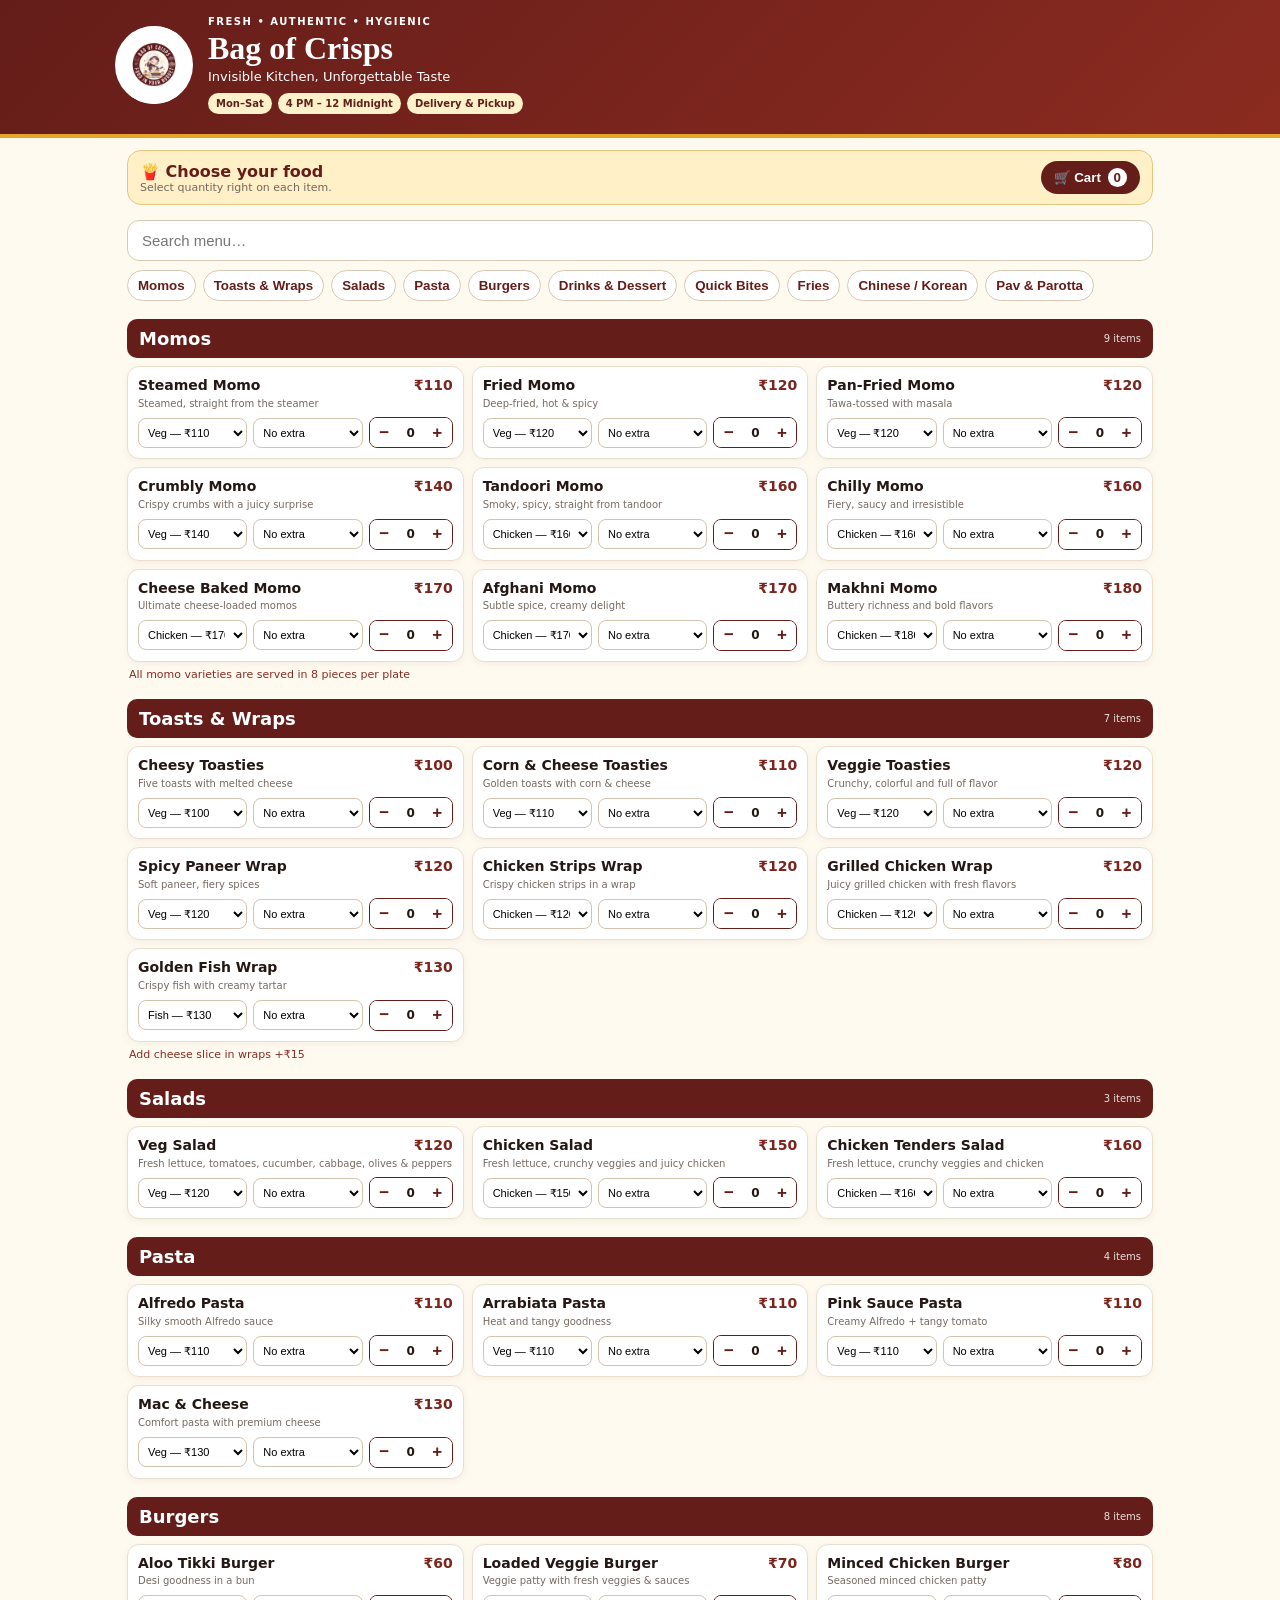
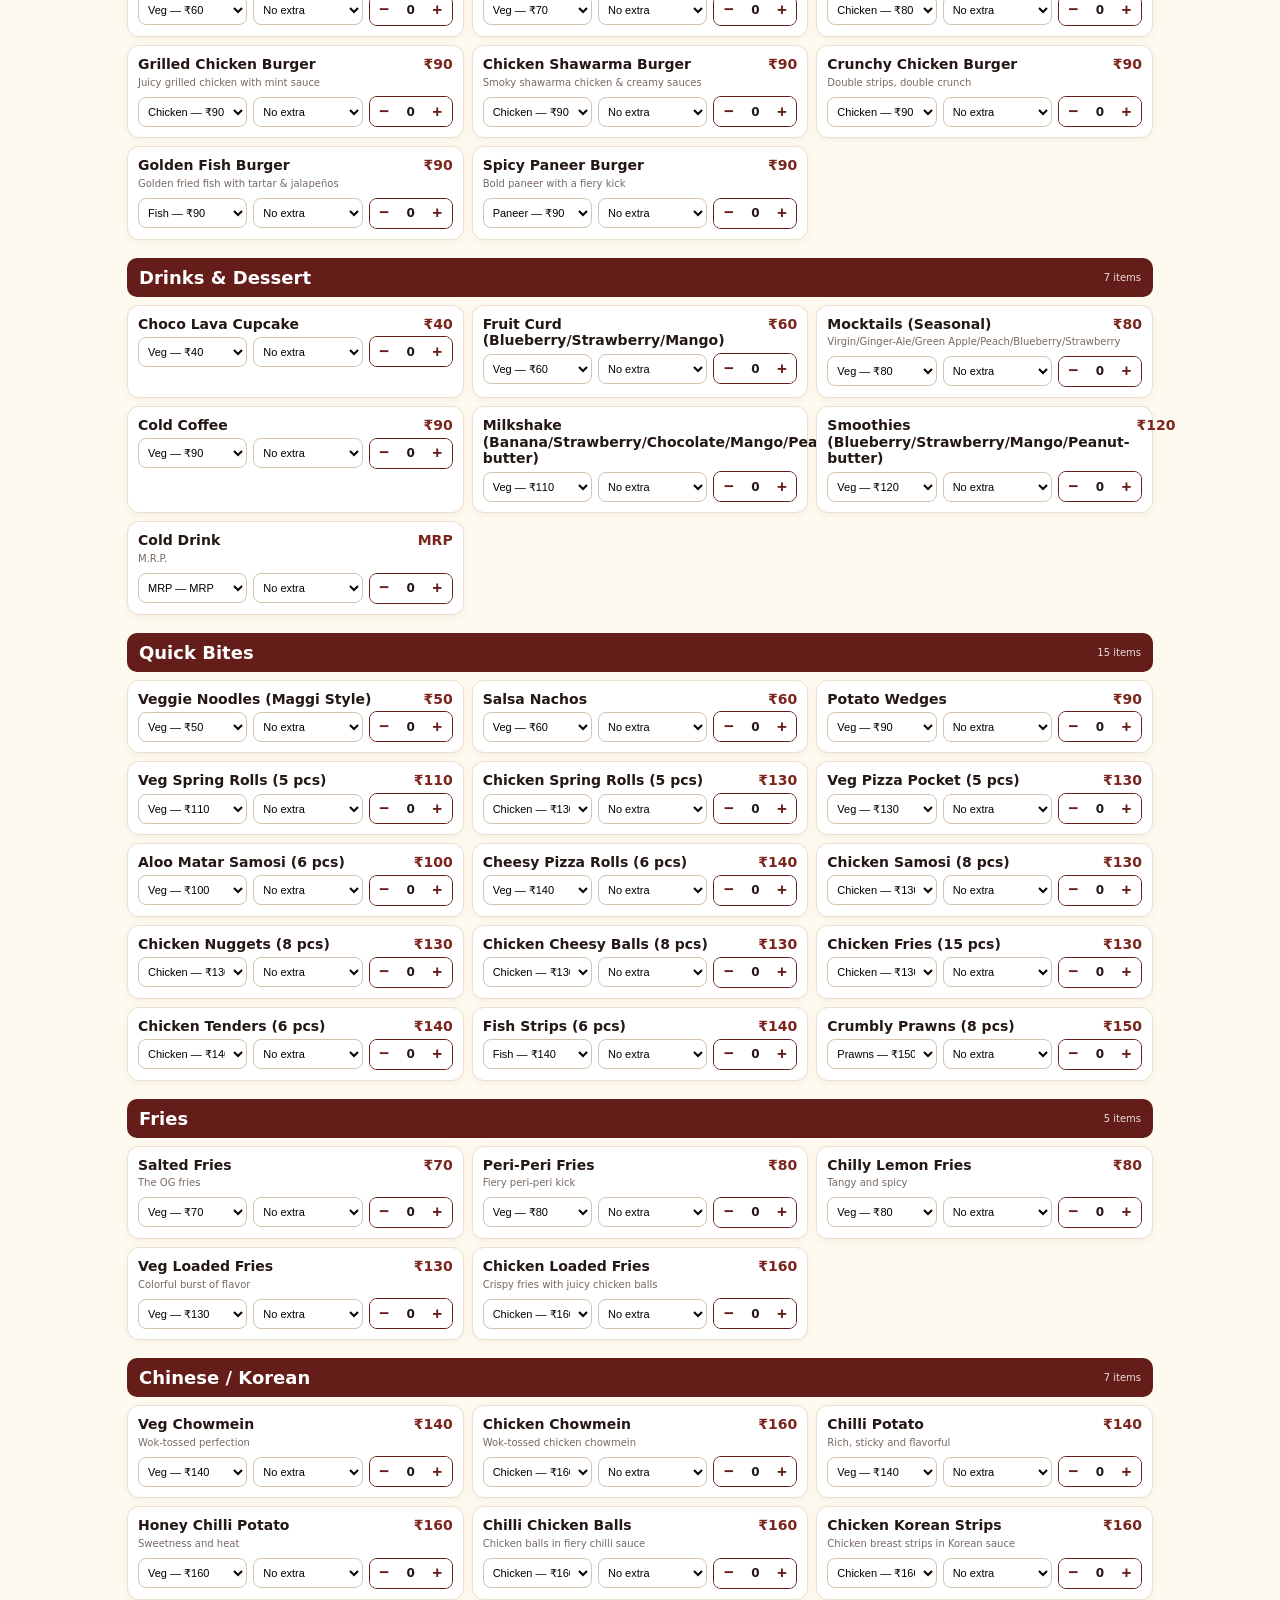
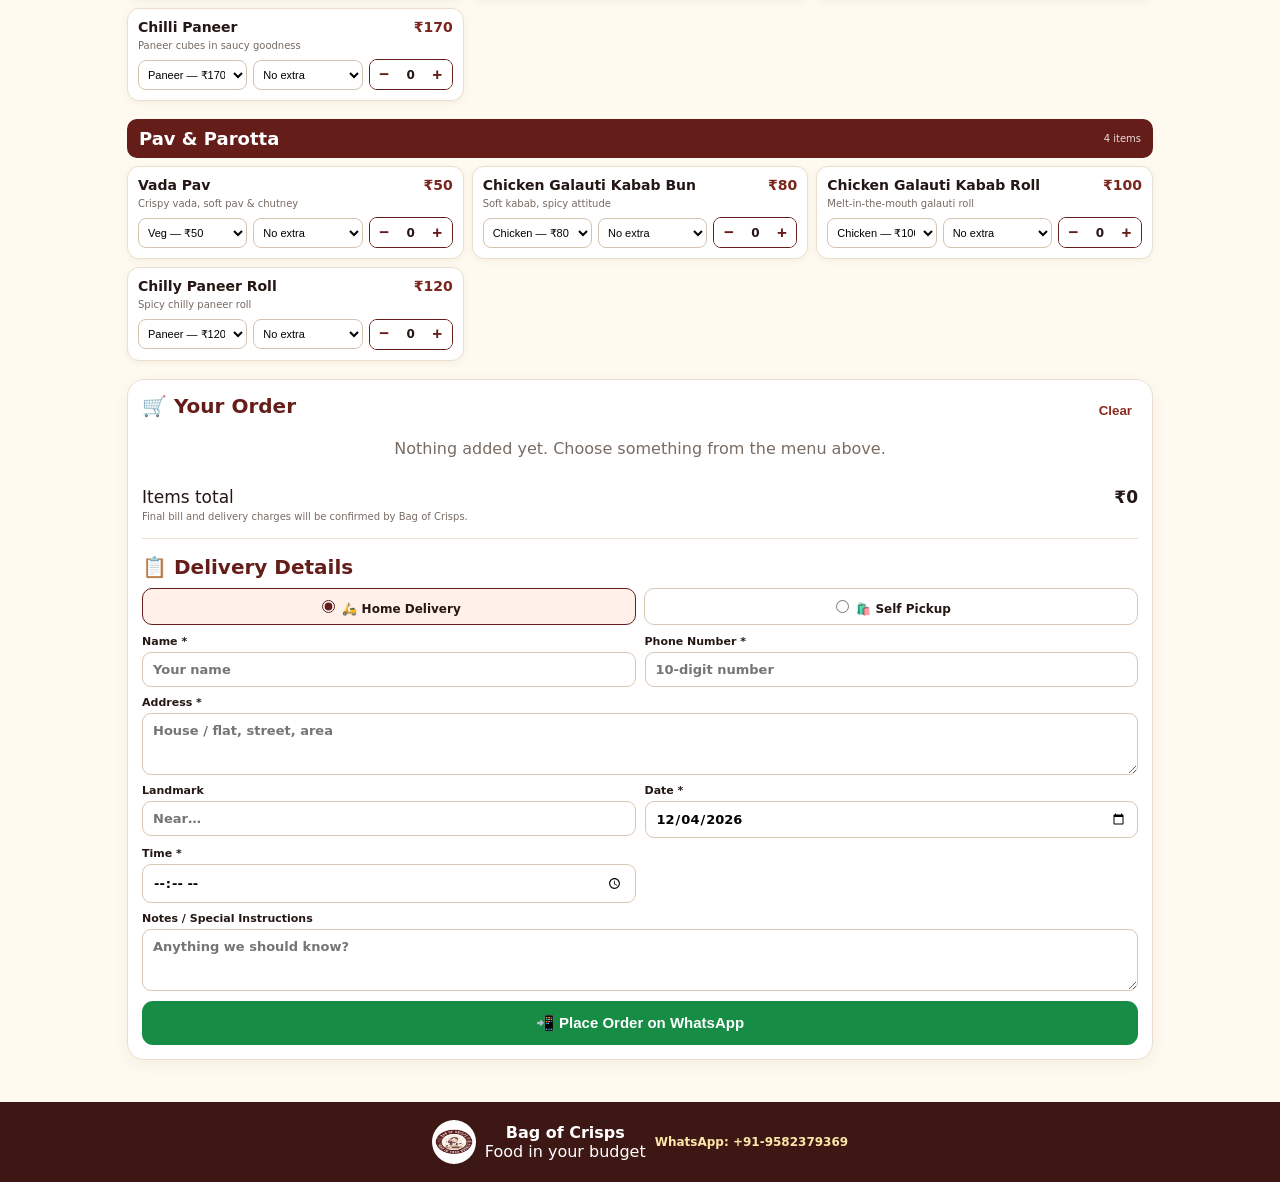
<file: index.html>
<!doctype html>
<html lang="en">
<head>
<meta charset="utf-8">
<meta name="viewport" content="width=device-width,initial-scale=1">
<meta name="theme-color" content="#641d19">
<title>Bag of Crisps — Order Online</title>
<link rel="icon" href="logo.png">
<link rel="stylesheet" href="styles.css">
</head>
<body>
<header class="hero">
  <div class="hero-inner">
    <img src="logo.png" class="logo" alt="Bag of Crisps">
    <div>
      <div class="eyebrow">FRESH • AUTHENTIC • HYGIENIC</div>
      <h1>Bag of Crisps</h1>
      <p>Invisible Kitchen, Unforgettable Taste</p>
      <div class="chips"><span>Mon–Sat</span><span>4 PM – 12 Midnight</span><span>Delivery & Pickup</span></div>
    </div>
  </div>
</header>

<main>
  <section class="topbar">
    <div><b>🍟 Choose your food</b><small>Select quantity right on each item.</small></div>
    <button id="viewCart" class="cart-pill">🛒 Cart <b id="cartCount">0</b></button>
  </section>

  <div class="search-wrap"><input id="search" type="search" placeholder="Search menu…"></div>
  <nav id="cats" class="cat-nav"></nav>
  <div id="menu"></div>

  <section id="checkout" class="checkout">
    <div class="section-title"><h2>🛒 Your Order</h2><button id="clearCart" class="text-btn">Clear</button></div>
    <div id="cartEmpty" class="empty">Nothing added yet. Choose something from the menu above.</div>
    <div id="cart"></div>
    <div class="order-summary">
      <div><span>Items total</span><strong id="cartTotal">₹0</strong></div>
      <small>Final bill and delivery charges will be confirmed by Bag of Crisps.</small>
    </div>

    <div class="customer-head"><h2>📋 Delivery Details</h2></div>
    <form id="orderForm">
      <div class="choice-row">
        <label class="choice active"><input type="radio" name="orderType" value="Delivery" checked> 🛵 Home Delivery</label>
        <label class="choice"><input type="radio" name="orderType" value="Self Pickup"> 🛍️ Self Pickup</label>
      </div>
      <div class="grid">
        <label>Name *<input name="name" required autocomplete="name" placeholder="Your name"></label>
        <label>Phone Number *<input name="phone" required inputmode="tel" autocomplete="tel" placeholder="10-digit number"></label>
        <label class="full">Address *<textarea id="address" name="address" required autocomplete="street-address" placeholder="House / flat, street, area"></textarea></label>
        <label>Landmark<input name="landmark" placeholder="Near…"></label>
        <label>Date *<input id="date" name="date" type="date" required></label>
        <label>Time *<input name="time" type="time" required></label>
        <label class="full">Notes / Special Instructions<textarea name="notes" placeholder="Anything we should know?"></textarea></label>
      </div>
      <button class="whatsapp-btn" type="submit">📲 Place Order on WhatsApp</button>
    </form>
  </section>
</main>

<footer>
  <img src="logo.png" class="footer-logo" alt="">
  <div><strong>Bag of Crisps</strong><br>Food in your budget</div>
  <a href="https://wa.me/919582379369" target="_blank">WhatsApp: +91-9582379369</a>
</footer>
<script src="menu-data.js"></script>
<script src="script.js"></script>
</body>
</html>
</file>
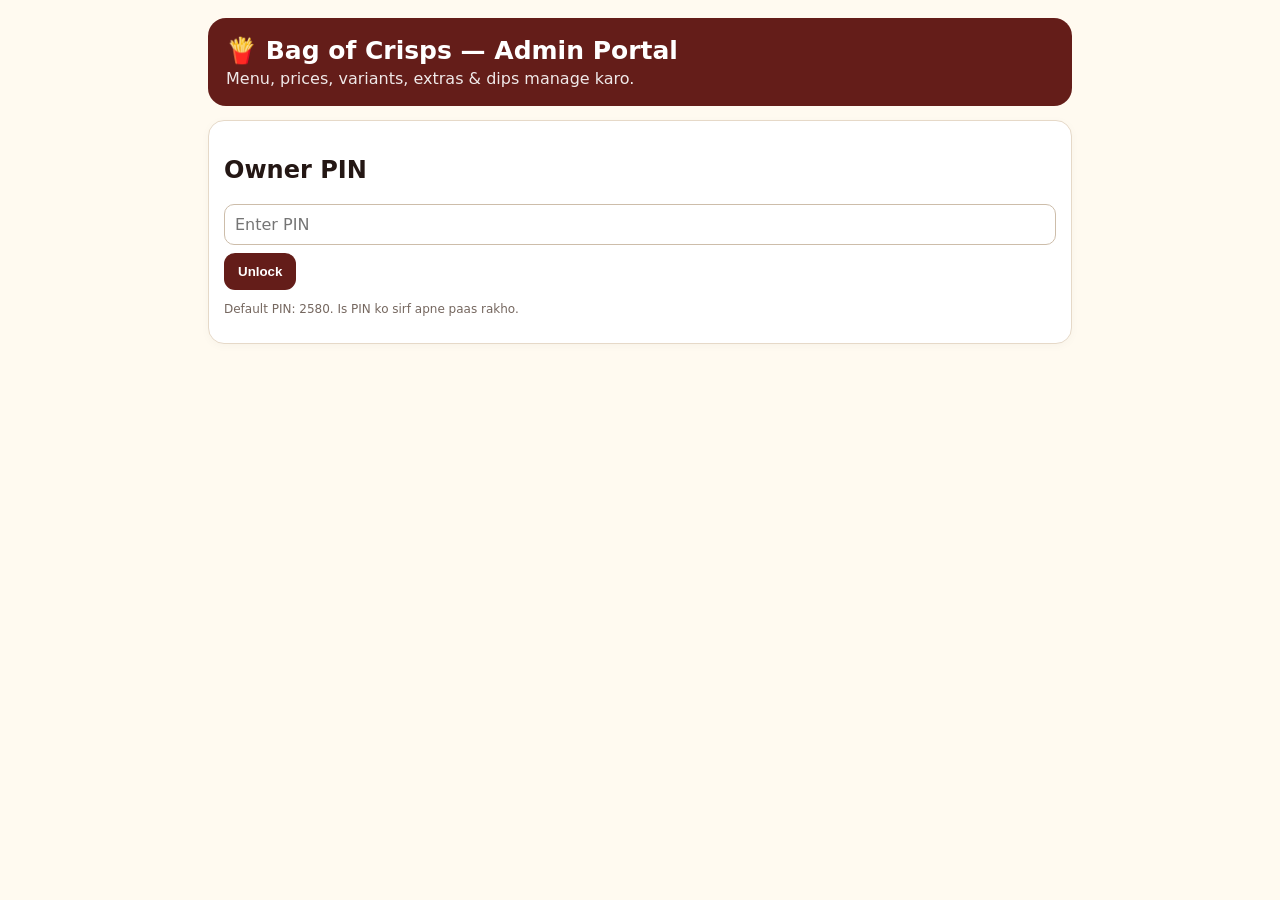
<file: admin.html>
<!doctype html>
<html lang="en"><head><meta charset="utf-8"><meta name="viewport" content="width=device-width,initial-scale=1"><meta name="theme-color" content="#641d19"><title>Bag of Crisps — Admin Portal</title>
<style>
:root{--red:#641d19;--cream:#fffaf0;--line:#e6d9c8;--soft:#fff2c9}*{box-sizing:border-box}body{margin:0;background:var(--cream);color:#241714;font-family:system-ui,-apple-system,Segoe UI,sans-serif}.wrap{max-width:900px;margin:auto;padding:18px}.hero{background:var(--red);color:#fff;padding:18px;border-radius:18px;margin-bottom:14px}.hero h1{margin:0 0 4px;font-size:25px}.hero p{margin:0;opacity:.9}.card{background:#fff;border:1px solid var(--line);border-radius:16px;padding:15px;margin:12px 0;box-shadow:0 2px 10px #00000008}.toolbar{display:flex;gap:8px;flex-wrap:wrap}.button,button{border:0;border-radius:11px;padding:11px 14px;font-weight:800;cursor:pointer}.primary{background:var(--red);color:#fff}.secondary{background:#f4e6cf;color:var(--red)}.danger{background:#8b2b20;color:#fff}.grid{display:grid;grid-template-columns:1.1fr 1fr 1fr 110px;gap:8px;align-items:end}.grid2{display:grid;grid-template-columns:1fr 1fr;gap:10px}label{font-size:13px;font-weight:700}input,select,textarea{width:100%;padding:10px;border:1px solid #cdbdaa;border-radius:10px;background:#fff;font:inherit}textarea{min-height:70px}.muted{font-size:12px;color:#75675f}.item{border:1px solid var(--line);border-radius:14px;padding:12px;margin:9px 0}.item-head{display:flex;justify-content:space-between;gap:8px;align-items:center}.item-head h3{margin:0;color:var(--red)}.pill{font-size:11px;background:#f4e6cf;padding:5px 8px;border-radius:999px}.actions{display:flex;gap:7px;flex-wrap:wrap;margin-top:9px}.section-title{display:flex;justify-content:space-between;align-items:center;gap:10px}.section-title h2{margin:0;color:var(--red);font-size:19px}.rowline{display:grid;grid-template-columns:1fr 110px 42px;gap:8px;align-items:end;margin:8px 0}.notice{background:var(--soft);border:1px solid #ead19a;padding:12px;border-radius:12px;font-size:13px}.hidden{display:none!important}@media(max-width:650px){.grid,.grid2{grid-template-columns:1fr}.rowline{grid-template-columns:1fr 100px 42px}.wrap{padding:10px}}
</style></head><body><div class="wrap">
<div class="hero"><h1>🍟 Bag of Crisps — Admin Portal</h1><p>Menu, prices, variants, extras & dips manage karo.</p></div>
<div id="pinCard" class="card"><h2>Owner PIN</h2><input id="pin" type="password" inputmode="numeric" placeholder="Enter PIN"><button class="primary" style="margin-top:8px" id="unlock">Unlock</button><p class="muted">Default PIN: 2580. Is PIN ko sirf apne paas rakho.</p></div>
<div id="app" class="hidden">
<div class="notice"><b>Important:</b> Is free GitHub Pages setup mein browser se direct customer phones par changes automatically push nahi hote. Neeche <b>Download menu-data.js</b> dabao, phir us file ko GitHub mein purani <b>menu-data.js</b> se replace karke commit karo. Uske baad customers ko updated menu milega.</div>
<div class="card"><div class="section-title"><h2>Menu Items</h2><div class="toolbar"><button class="primary" id="addItem">＋ Add Item</button><button class="secondary" id="download">⬇ Download menu-data.js</button></div></div><input id="filter" placeholder="Search item / category..." style="margin-top:10px"><div id="menuList"></div></div>
<div class="card"><div class="section-title"><h2>Extras / Dips</h2><button class="primary" id="addExtra">＋ Add Extra / Dip</button></div><div id="extraList"></div></div>
<div class="card"><h2>How to publish changes</h2><ol class="muted"><li>Edit/add items here.</li><li>Tap <b>Download menu-data.js</b>.</li><li>GitHub → repository → delete/replace the old <b>menu-data.js</b>.</li><li>Commit changes.</li><li>Customer website will then use the new menu/prices.</li></ol></div>
</div></div>
<script>
const MENU_DATA=[
["Momos",[
["Steamed Momo",{"Veg":110,"Chicken":130,"Paneer":130},"Steamed, straight from the steamer"],
["Fried Momo",{"Veg":120,"Chicken":140,"Paneer":140},"Deep-fried, hot & spicy"],
["Pan-Fried Momo",{"Veg":120,"Chicken":140,"Paneer":140},"Tawa-tossed with masala"],
["Crumbly Momo",{"Veg":140,"Chicken":150,"Paneer":150},"Crispy crumbs with a juicy surprise"],
["Tandoori Momo",{"Chicken":160,"Paneer":160},"Smoky, spicy, straight from tandoor"],
["Chilly Momo",{"Chicken":160,"Paneer":160},"Fiery, saucy and irresistible"],
["Cheese Baked Momo",{"Chicken":170,"Paneer":170},"Ultimate cheese-loaded momos"],
["Afghani Momo",{"Chicken":170,"Paneer":170},"Subtle spice, creamy delight"],
["Makhni Momo",{"Chicken":180,"Paneer":180},"Buttery richness and bold flavors"]],"All momo varieties are served in 8 pieces per plate"],
["Toasts & Wraps",[
["Cheesy Toasties",{"Veg":100},"Five toasts with melted cheese"],
["Corn & Cheese Toasties",{"Veg":110},"Golden toasts with corn & cheese"],
["Veggie Toasties",{"Veg":120},"Crunchy, colorful and full of flavor"],
["Spicy Paneer Wrap",{"Veg":120},"Soft paneer, fiery spices"],
["Chicken Strips Wrap",{"Chicken":120},"Crispy chicken strips in a wrap"],
["Grilled Chicken Wrap",{"Chicken":120},"Juicy grilled chicken with fresh flavors"],
["Golden Fish Wrap",{"Fish":130},"Crispy fish with creamy tartar"]],"Add cheese slice in wraps +₹15"],
["Salads",[
["Veg Salad",{"Veg":120},"Fresh lettuce, tomatoes, cucumber, cabbage, olives & peppers"],
["Chicken Salad",{"Chicken":150},"Fresh lettuce, crunchy veggies and juicy chicken"],
["Chicken Tenders Salad",{"Chicken":160},"Fresh lettuce, crunchy veggies and chicken"]]],
["Pasta",[
["Alfredo Pasta",{"Veg":110,"Chicken":140},"Silky smooth Alfredo sauce"],
["Arrabiata Pasta",{"Veg":110,"Chicken":140},"Heat and tangy goodness"],
["Pink Sauce Pasta",{"Veg":110,"Chicken":140},"Creamy Alfredo + tangy tomato"],
["Mac & Cheese",{"Veg":130,"Chicken":160},"Comfort pasta with premium cheese"]]],
["Burgers",[
["Aloo Tikki Burger",{"Veg":60},"Desi goodness in a bun"],
["Loaded Veggie Burger",{"Veg":70},"Veggie patty with fresh veggies & sauces"],
["Minced Chicken Burger",{"Chicken":80},"Seasoned minced chicken patty"],
["Grilled Chicken Burger",{"Chicken":90},"Juicy grilled chicken with mint sauce"],
["Chicken Shawarma Burger",{"Chicken":90},"Smoky shawarma chicken & creamy sauces"],
["Crunchy Chicken Burger",{"Chicken":90},"Double strips, double crunch"],
["Golden Fish Burger",{"Fish":90},"Golden fried fish with tartar & jalapeños"],
["Spicy Paneer Burger",{"Paneer":90},"Bold paneer with a fiery kick"]]],
["Drinks & Dessert",[
["Choco Lava Cupcake",{"Veg":40}],["Fruit Curd (Blueberry/Strawberry/Mango)",{"Veg":60}],
["Mocktails (Seasonal)",{"Veg":80},"Virgin/Ginger-Ale/Green Apple/Peach/Blueberry/Strawberry"],
["Cold Coffee",{"Veg":90}],["Milkshake (Banana/Strawberry/Chocolate/Mango/Peanut-butter)",{"Veg":110}],
["Smoothies (Blueberry/Strawberry/Mango/Peanut-butter)",{"Veg":120}],["Cold Drink",{"MRP":null},"M.R.P."]]],
["Quick Bites",[
["Veggie Noodles (Maggi Style)",{"Veg":50}],["Salsa Nachos",{"Veg":60}],["Potato Wedges",{"Veg":90}],
["Veg Spring Rolls (5 pcs)",{"Veg":110}],["Chicken Spring Rolls (5 pcs)",{"Chicken":130}],["Veg Pizza Pocket (5 pcs)",{"Veg":130}],
["Aloo Matar Samosi (6 pcs)",{"Veg":100}],["Cheesy Pizza Rolls (6 pcs)",{"Veg":140}],["Chicken Samosi (8 pcs)",{"Chicken":130}],
["Chicken Nuggets (8 pcs)",{"Chicken":130}],["Chicken Cheesy Balls (8 pcs)",{"Chicken":130}],["Chicken Fries (15 pcs)",{"Chicken":130}],
["Chicken Tenders (6 pcs)",{"Chicken":140}],["Fish Strips (6 pcs)",{"Fish":140}],["Crumbly Prawns (8 pcs)",{"Prawns":150}]]],
["Fries",[
["Salted Fries",{"Veg":70},"The OG fries"],["Peri-Peri Fries",{"Veg":80},"Fiery peri-peri kick"],
["Chilly Lemon Fries",{"Veg":80},"Tangy and spicy"],["Veg Loaded Fries",{"Veg":130},"Colorful burst of flavor"],
["Chicken Loaded Fries",{"Chicken":160},"Crispy fries with juicy chicken balls"]]],
["Chinese / Korean",[
["Veg Chowmein",{"Veg":140},"Wok-tossed perfection"],["Chicken Chowmein",{"Chicken":160},"Wok-tossed chicken chowmein"],
["Chilli Potato",{"Veg":140},"Rich, sticky and flavorful"],["Honey Chilli Potato",{"Veg":160},"Sweetness and heat"],
["Chilli Chicken Balls",{"Chicken":160},"Chicken balls in fiery chilli sauce"],["Chicken Korean Strips",{"Chicken":160},"Chicken breast strips in Korean sauce"],
["Chilli Paneer",{"Paneer":170},"Paneer cubes in saucy goodness"]]],
["Pav & Parotta",[
["Vada Pav",{"Veg":50},"Crispy vada, soft pav & chutney"],["Chicken Galauti Kabab Bun",{"Chicken":80},"Soft kabab, spicy attitude"],
["Chicken Galauti Kabab Roll",{"Chicken":100},"Melt-in-the-mouth galauti roll"],["Chilly Paneer Roll",{"Paneer":120},"Spicy chilly paneer roll"]]]
];
const EXTRAS=[{id:'extra-cheese',name:'Extra Cheese',price:15},{id:'dip',name:'Dip',price:20}];

const PIN='2580';let data=[],extras=[];
function esc(s){return String(s??'').replace(/[&<>"']/g,m=>({'&':'&amp;','<':'&lt;','>':'&gt;','"':'&quot;',"'":'&#39;'}[m]))}
function money(v){return v==null||v===''?'MRP':'₹'+Number(v).toLocaleString('en-IN')}
function load(){data=window.MENU_DATA||[];extras=window.EXTRAS||[{id:'extra-cheese',name:'Extra Cheese',price:15},{id:'dip',name:'Dip',price:20}];data=JSON.parse(JSON.stringify(data));extras=JSON.parse(JSON.stringify(extras));render()}
function render(){const q=(document.getElementById('filter').value||'').toLowerCase();const el=document.getElementById('menuList');el.innerHTML='';data.forEach((sec,si)=>{const [cat,items,note]=sec;const shown=items.filter(x=>(cat+' '+JSON.stringify(x)).toLowerCase().includes(q));if(!shown.length)return;const box=document.createElement('div');box.innerHTML='<h3 style="color:#641d19;margin:18px 0 8px">'+esc(cat)+'</h3>';shown.forEach((x)=>{const oi=items.indexOf(x),[name,variants,desc]=x;const d=document.createElement('div');d.className='item';d.innerHTML='<div class="item-head"><h3>'+esc(name)+'</h3><span class="pill">'+Object.keys(variants||{}).length+' option(s)</span></div><div class="grid2" style="margin-top:9px"><label>Item name<input class="nm" value="'+esc(name)+'"></label><label>Description<input class="ds" value="'+esc(desc||'')+'"></label></div><div class="muted" style="margin-top:10px">Variants / prices</div><div class="vars"></div><div class="actions"><button class="secondary addVar">＋ Variant</button><button class="danger del">Delete item</button></div>';d.querySelector('.nm').onchange=e=>{x[0]=e.target.value.trim()||name;render()};d.querySelector('.ds').onchange=e=>{x[2]=e.target.value;saveMemory();};const vars=d.querySelector('.vars');Object.entries(variants||{}).forEach(([v,p])=>addVarRow(vars,si,oi,v,p));d.querySelector('.addVar').onclick=()=>{const v=prompt('Variant name (e.g. Veg / Chicken / Paneer / MRP)');if(!v)return;if((x[1]||{})[v]!==undefined){alert('Variant already exists.');return}(x[1]||{})[v]=null;saveMemory();render()};d.querySelector('.del').onclick=()=>{if(confirm('Is item ko delete karein?')){items.splice(oi,1);saveMemory();render()}};box.appendChild(d)});el.appendChild(box)});renderExtras()}
function addVarRow(parent,si,oi,v,p){const r=document.createElement('div');r.className='rowline';r.innerHTML='<label>Variant<input value="'+esc(v)+'"></label><label>Price<input type="number" min="0" value="'+(p??'')+'" placeholder="MRP"></label><button class="danger" title="Delete">×</button>';const ins=r.querySelectorAll('input');ins[0].onchange=e=>{const nv=e.target.value.trim();if(!nv)return;if(nv!==v){const obj=data[si][1][oi][1];obj[nv]=obj[v];delete obj[v];saveMemory();render()}};ins[1].onchange=e=>{data[si][1][oi][1][v]=e.target.value===''?null:Number(e.target.value);saveMemory()};r.querySelector('button').onclick=()=>{const obj=data[si][1][oi][1];if(Object.keys(obj).length<=1){alert('At least one variant/price option rehna chahiye.');return}delete obj[v];saveMemory();render()};parent.appendChild(r)}
function renderExtras(){const el=document.getElementById('extraList');el.innerHTML='';extras.forEach((e,i)=>{const r=document.createElement('div');r.className='rowline';r.innerHTML='<label>Extra / Dip<input value="'+esc(e.name)+'"></label><label>Price<input type="number" min="0" value="'+Number(e.price||0)+'"></label><button class="danger">×</button>';const ins=r.querySelectorAll('input');ins[0].onchange=x=>{e.name=x.target.value.trim();saveMemory()};ins[1].onchange=x=>{e.price=Number(x.target.value)||0;saveMemory()};r.querySelector('button').onclick=()=>{if(confirm('Extra delete karein?')){extras.splice(i,1);saveMemory();renderExtras()}};el.appendChild(r)})}
function saveMemory(){localStorage.setItem('boc_admin_menu',JSON.stringify(data));localStorage.setItem('boc_admin_extras',JSON.stringify(extras))}
function downloadFile(){let text='const MENU_DATA='+JSON.stringify(data)+';\nconst EXTRAS='+JSON.stringify(extras)+';\n';const blob=new Blob([text],{type:'text/javascript'}),a=document.createElement('a');a.href=URL.createObjectURL(blob);a.download='menu-data.js';a.click();setTimeout(()=>URL.revokeObjectURL(a.href),1000)}
function addItem(){const cat=prompt('Category (e.g. BURGERS)');if(!cat)return;const name=prompt('Item name');if(!name)return;const variant=prompt('Variant (e.g. Veg / Chicken). Blank allowed.')||'';const ps=prompt('Price (₹). MRP ke liye blank chhod sakti ho.');const price=ps===''?null:Number(ps);const sec=data.find(s=>s[0].toLowerCase()===cat.trim().toLowerCase());const item=[name.trim(),{},''];if(variant.trim())item[1][variant.trim()]=Number.isFinite(price)?price:null;else item[1].Veg=Number.isFinite(price)?price:null;if(sec)sec[1].push(item);else data.push([cat.trim(),[item]]);saveMemory();render();alert('New item add ho gaya ✅')}
function addExtra(){const name=prompt('Extra / Dip name');if(!name)return;const ps=prompt('Price (₹)');if(ps===null)return;extras.push({id:'extra-'+Date.now(),name:name.trim(),price:Number(ps)||0});saveMemory();renderExtras()}
document.getElementById('unlock').onclick=()=>{if(document.getElementById('pin').value===PIN){document.getElementById('pinCard').classList.add('hidden');document.getElementById('app').classList.remove('hidden');load()}else alert('Wrong PIN')};document.getElementById('filter').oninput=render;document.getElementById('addItem').onclick=addItem;document.getElementById('addExtra').onclick=addExtra;document.getElementById('download').onclick=downloadFile;
</script>
</body></html>
</file>
<file: styles.css>
*{box-sizing:border-box}
body{margin:0;font-family:system-ui,-apple-system,Segoe UI,Roboto,Arial,sans-serif;background:#fffaf0;color:#241714}
.hero{background:linear-gradient(135deg,#641d19,#8b2b20);color:#fff;padding:16px 14px 20px;border-bottom:4px solid #e5a52a}
.hero-inner{max-width:1050px;margin:auto;display:flex;gap:15px;align-items:center}
.logo{width:78px;height:78px;object-fit:contain;border-radius:50%;background:#fff}
.eyebrow{font-size:10px;letter-spacing:1.5px;font-weight:900}.hero h1{font-family:Georgia,serif;font-size:32px;line-height:1;margin:5px 0}.hero p{margin:4px 0 9px;font-size:13px}
.chips{display:flex;gap:6px;flex-wrap:wrap}.chips span{background:#fff1c9;color:#5e211c;padding:5px 8px;border-radius:999px;font-size:10px;font-weight:800}
main{max-width:1050px;margin:auto;padding:12px 12px 42px}
.topbar{display:flex;justify-content:space-between;align-items:center;gap:10px;background:#fff0c8;border:1px solid #e6c67d;border-radius:14px;padding:10px 12px;margin-bottom:8px}
.topbar b{display:block;color:#641d19}.topbar small{display:block;color:#74665d;font-size:11px}
.cart-pill{border:0;background:#641d19;color:#fff;border-radius:999px;padding:9px 13px;font-weight:900;white-space:nowrap}
.cart-pill b{display:inline!important;background:#fff;color:#641d19;border-radius:50%;padding:2px 6px;margin-left:3px}
.search-wrap{position:sticky;top:0;z-index:20;padding:7px 0;background:#fffaf0}
.search-wrap input{width:100%;padding:11px 14px;border:1px solid #d9c9b5;border-radius:12px;font-size:15px;background:#fff}
.cat-nav{display:flex;gap:7px;overflow-x:auto;padding:2px 0 8px;scrollbar-width:none}.cat-nav::-webkit-scrollbar{display:none}
.cat-nav button{flex:0 0 auto;border:1px solid #d8c8b4;background:#fff;border-radius:999px;padding:7px 10px;font-weight:800;color:#641d19}
.category{margin:10px 0 18px;scroll-margin-top:74px}
.category-title{display:flex;align-items:center;justify-content:space-between;background:#641d19;color:#fff;padding:9px 12px;border-radius:10px;margin-bottom:8px}
.category-title h2{margin:0;font-size:18px}.category-title small{font-size:10px;opacity:.85}
.items{display:grid;grid-template-columns:repeat(2,minmax(0,1fr));gap:8px}
.item{background:#fff;border:1px solid #eadfce;border-radius:12px;padding:10px;box-shadow:0 2px 7px #4b2a1010}
.item-top{display:flex;justify-content:space-between;gap:7px}.item h3{font-size:14px;line-height:1.2;margin:0 0 4px}.price{font-weight:900;color:#7b251d;white-space:nowrap;font-size:14px}
.desc{font-size:10px;color:#776960;line-height:1.25;margin:0 0 7px}
.controls{display:flex;align-items:center;gap:6px;flex-wrap:wrap}
.select{border:1px solid #d3c3af;border-radius:8px;padding:7px 5px;background:#fff;font-size:11px;flex:1;min-width:90px}
.add{border:0;background:#641d19;color:#fff;border-radius:8px;padding:7px 12px;font-weight:900;cursor:pointer}
.qty-inline{display:flex;align-items:center;border:1px solid #641d19;border-radius:8px;overflow:hidden;background:#fff}
.qty-inline button{border:0;background:#fff;width:29px;height:29px;font-size:17px;font-weight:900;color:#641d19;cursor:pointer}
.qty-inline b{min-width:24px;text-align:center;font-size:12px}
.extra{font-size:10px;font-weight:700}
.note{font-size:11px;color:#8b2b20;margin:6px 2px}
.checkout{background:#fff;border:1px solid #eadfce;border-radius:17px;padding:14px;margin-top:18px;box-shadow:0 4px 15px #4b2a1010}
.section-title{display:flex;justify-content:space-between;align-items:center}.section-title h2,.customer-head h2{margin:0 0 9px;color:#641d19;font-size:20px}
.text-btn{border:0;background:none;color:#8b2b20;font-weight:800}.empty{text-align:center;color:#796c63;padding:12px}
.cart-row{display:grid;grid-template-columns:1fr auto;gap:7px;padding:8px 0;border-bottom:1px solid #eee2d3}
.cart-name{font-weight:800;font-size:13px}.cart-sub{font-size:10px;color:#786b62}
.cart-actions{display:flex;align-items:center;gap:5px}.cart-actions button{width:28px;height:28px;border:1px solid #d8c8b4;background:#fff;border-radius:7px}
.order-summary{margin-top:9px;padding-top:8px}.order-summary>div{display:flex;justify-content:space-between;font-size:17px}.order-summary small{display:block;color:#796c63;font-size:10px;margin-top:4px}
.customer-head{border-top:1px solid #eee2d3;margin-top:16px;padding-top:16px}
.choice-row{display:flex;gap:8px;margin-bottom:10px}.choice{border:1px solid #d8c8b4;border-radius:10px;padding:8px 10px;font-size:12px;font-weight:800;flex:1;text-align:center}.choice.active{border-color:#641d19;background:#fff1e9}.choice input{accent-color:#641d19}
.grid{display:grid;grid-template-columns:1fr 1fr;gap:9px}.grid label{font-size:11px;font-weight:800}.grid input,.grid textarea{display:block;width:100%;margin-top:4px;border:1px solid #d8c8b4;border-radius:9px;padding:9px 10px;font:inherit;font-size:13px;background:#fff}.grid textarea{min-height:62px}.full{grid-column:1/-1}
.whatsapp-btn{width:100%;margin-top:10px;padding:13px;border:0;border-radius:11px;background:#168c45;color:#fff;font-size:15px;font-weight:900}
footer{background:#3d1714;color:#fff;padding:18px 12px;display:flex;align-items:center;justify-content:center;gap:9px;flex-wrap:wrap;text-align:center}.footer-logo{width:44px;height:44px;background:#fff;border-radius:50%}footer a{color:#ffe6a8;text-decoration:none;font-weight:800;font-size:12px}
.no-results{text-align:center;padding:30px;color:#796c63}
@media(max-width:680px){.hero-inner{align-items:flex-start}.logo{width:68px;height:68px}.hero h1{font-size:28px}.items{grid-template-columns:repeat(2,minmax(0,1fr));gap:8px}.item{padding:10px}.item-top h3{font-size:15px}.desc{font-size:11px}.controls{display:flex;flex-direction:column;gap:6px}.select{width:100%;font-size:11px;padding:8px}.qty-inline{width:100%;justify-content:space-between}.qty-inline button{width:34px}.grid{grid-template-columns:1fr}.full{grid-column:auto}}
@media(min-width:900px){.items{grid-template-columns:repeat(3,minmax(0,1fr))}}
</file>
